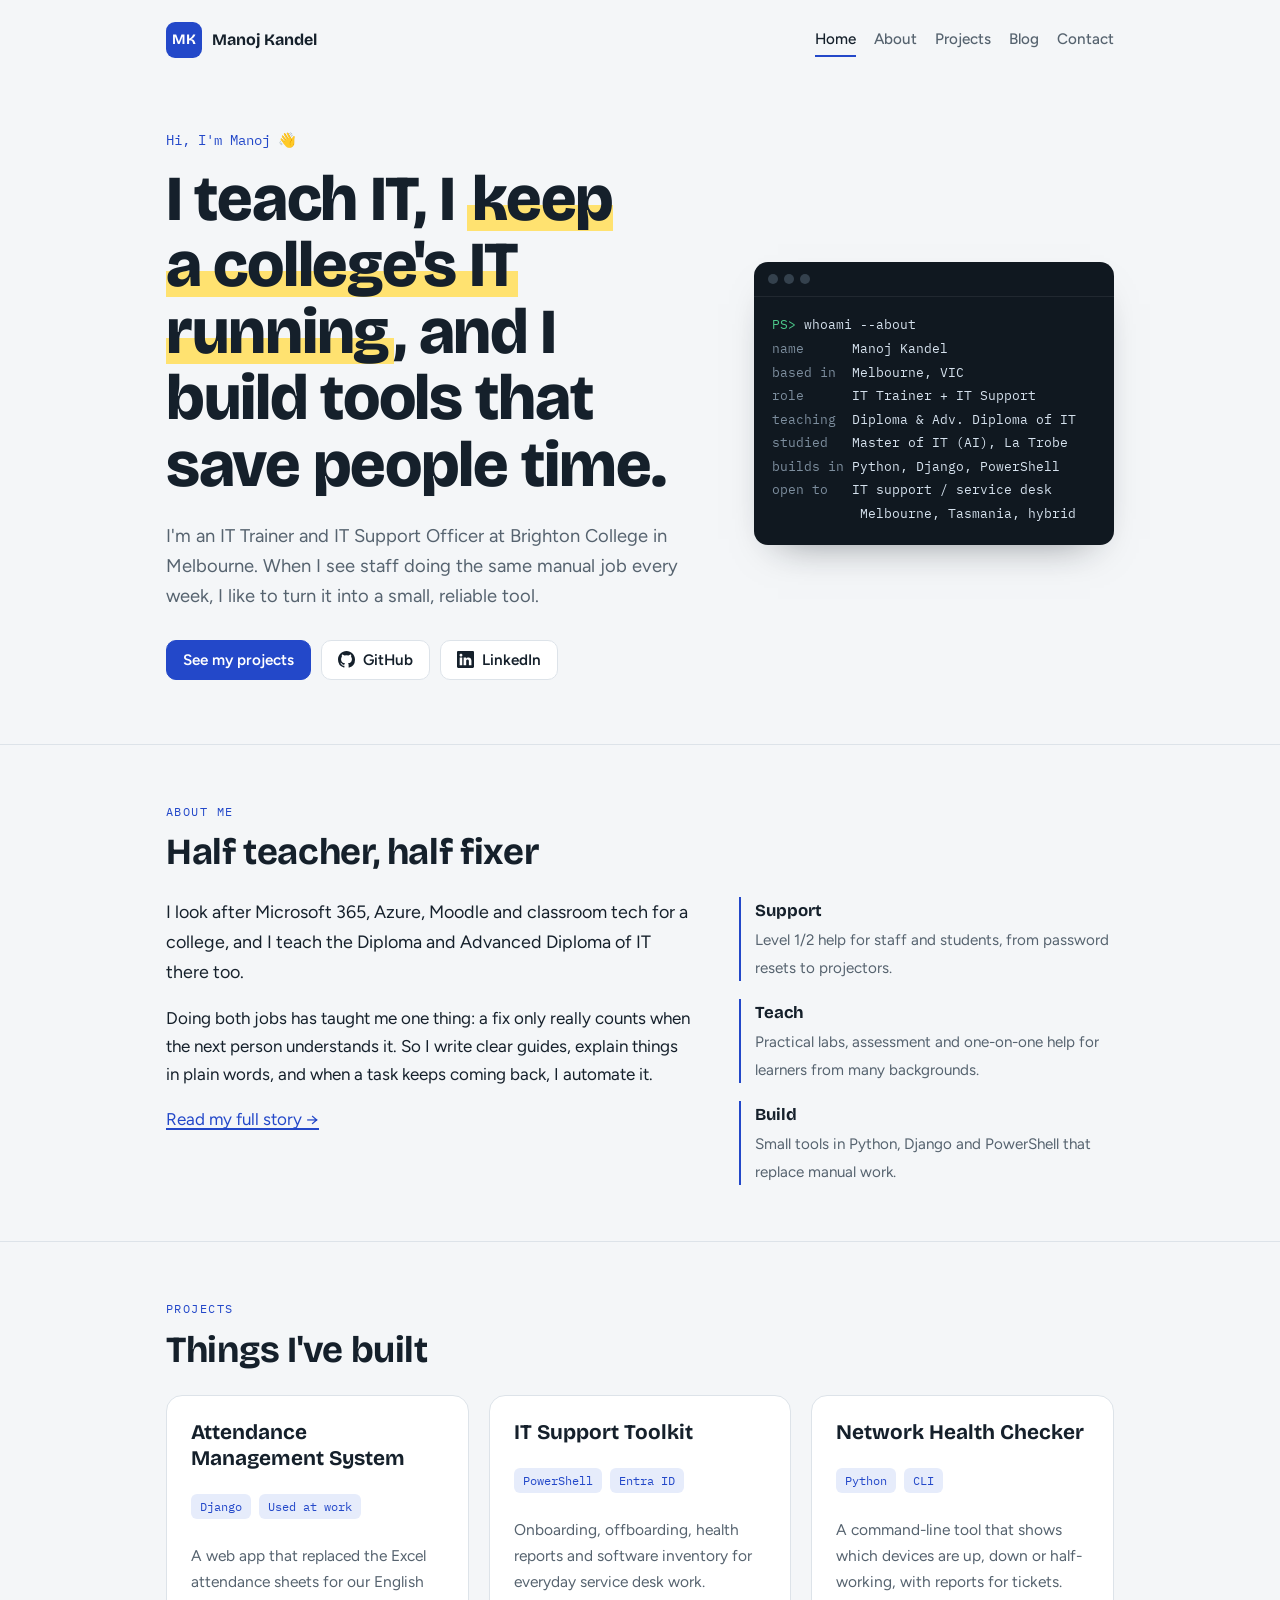
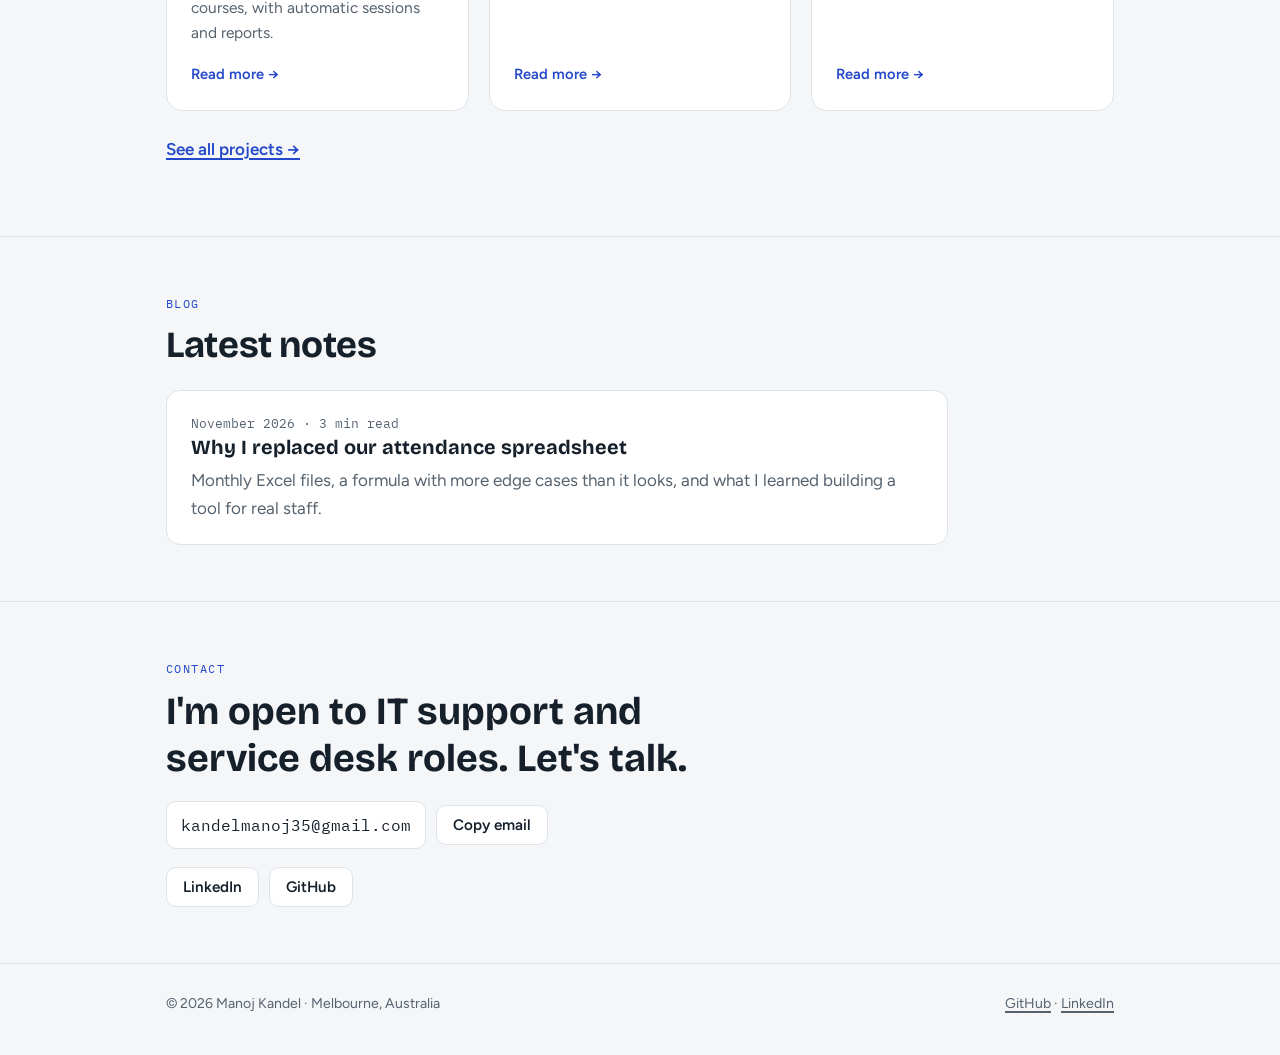
<file: index.html>
<!doctype html>
<html lang="en">
<head>
  <meta charset="utf-8">
  <meta name="viewport" content="width=device-width, initial-scale=1, viewport-fit=cover">
  <title>Manoj Kandel · IT Trainer &amp; IT Support</title>
  <meta name="description" content="Manoj Kandel is an IT Trainer and IT Support Officer in Melbourne who builds small tools in Python, Django and PowerShell.">
  <meta property="og:title" content="Manoj Kandel · IT Trainer & IT Support">
  <meta property="og:description" content="I teach IT, keep a college's IT running, and build tools that save people time.">
  <link rel="icon" href="assets/favicon.svg" type="image/svg+xml">
  <link rel="preconnect" href="https://fonts.googleapis.com">
  <link rel="preconnect" href="https://fonts.gstatic.com" crossorigin>
  <link rel="stylesheet" href="https://fonts.googleapis.com/css2?family=Bricolage+Grotesque:opsz,wght@12..96,500;12..96,700;12..96,800&family=Figtree:ital,wght@0,400;0,500;0,600;1,400&family=IBM+Plex+Mono:wght@400;500&display=swap">
  <link rel="stylesheet" href="assets/style.css">
</head>
<body>
  <a class="skip" href="#main">Skip to content</a>

  <header class="wrap bar">
    <a class="brand" href="index.html"><span>MK</span>Manoj Kandel</a>
    <nav aria-label="Main">
      <a href="index.html" aria-current="page">Home</a>
      <a href="about.html">About</a>
      <a href="projects.html">Projects</a>
      <a href="blog/index.html">Blog</a>
      <a href="#contact">Contact</a>
    </nav>
  </header>

  <main id="main">
    <div class="wrap hero">
      <div class="rise">
        <p class="hello">Hi, I'm Manoj 👋</p>
        <h1>I teach IT, I <mark>keep a college's IT running</mark>, and I build tools that save people time.</h1>
        <p class="lede">I'm an IT Trainer and IT Support Officer at Brighton College in Melbourne. When I see staff doing the same manual job every week, I like to turn it into a small, reliable tool.</p>
        <div class="links">
          <a class="btn primary" href="projects.html">See my projects</a>
          <a class="btn" href="https://github.com/ManojFam" target="_blank" rel="noopener">
            <svg viewBox="0 0 16 16" aria-hidden="true"><path d="M8 0C3.58 0 0 3.58 0 8a8 8 0 0 0 5.47 7.59c.4.07.55-.17.55-.38v-1.33c-2.23.48-2.7-1.07-2.7-1.07-.36-.92-.89-1.17-.89-1.17-.73-.5.06-.49.06-.49.8.06 1.23.83 1.23.83.72 1.22 1.87.87 2.33.67.07-.52.28-.87.5-1.07-1.78-.2-3.65-.89-3.65-3.95 0-.87.31-1.59.82-2.15-.08-.2-.36-1.02.08-2.12 0 0 .67-.21 2.2.82a7.6 7.6 0 0 1 4 0c1.53-1.04 2.2-.82 2.2-.82.44 1.1.16 1.92.08 2.12.51.56.82 1.27.82 2.15 0 3.07-1.87 3.75-3.65 3.95.29.25.54.73.54 1.48v2.2c0 .21.15.46.55.38A8 8 0 0 0 16 8c0-4.42-3.58-8-8-8Z"/></svg>
            GitHub
          </a>
          <a class="btn" href="https://www.linkedin.com/in/manoj-kandel" target="_blank" rel="noopener">
            <svg viewBox="0 0 16 16" aria-hidden="true"><path d="M0 1.15C0 .52.52 0 1.17 0h13.66C15.48 0 16 .52 16 1.15v13.7c0 .63-.52 1.15-1.17 1.15H1.17C.52 16 0 15.48 0 14.85V1.15Zm4.94 12.24V6.17H2.54v7.22h2.4ZM3.74 5.18c.84 0 1.36-.55 1.36-1.25-.02-.71-.52-1.25-1.34-1.25-.82 0-1.36.54-1.36 1.25 0 .7.52 1.25 1.33 1.25h.01Zm4.91 8.21V9.36c0-.22.02-.43.08-.59.18-.43.57-.88 1.23-.88.87 0 1.22.66 1.22 1.64v3.86h2.4V9.25c0-2.22-1.18-3.25-2.76-3.25-1.28 0-1.85.7-2.17 1.2v.02h-.02l.02-.02V6.17h-2.4c.03.68 0 7.22 0 7.22h2.4Z"/></svg>
            LinkedIn
          </a>
        </div>
      </div>

      <div class="whoami rise d2" aria-label="Quick facts">
        <div class="head"><i></i><i></i><i></i></div>
<pre><span class="p">PS&gt;</span> whoami --about
<span class="k">name     </span> Manoj Kandel
<span class="k">based in </span> Melbourne, VIC
<span class="k">role     </span> IT Trainer + IT Support
<span class="k">teaching </span> Diploma &amp; Adv. Diploma of IT
<span class="k">studied  </span> Master of IT (AI), La Trobe
<span class="k">builds in</span> Python, Django, PowerShell
<span class="k">open to  </span> IT support / service desk
           Melbourne, Tasmania, hybrid</pre>
      </div>
    </div>

    <section>
      <div class="wrap">
        <p class="eyebrow">About me</p>
        <h2>Half teacher, half fixer</h2>
        <div class="about">
          <div class="text">
            <p>I look after Microsoft 365, Azure, Moodle and classroom tech for a college, and I teach the Diploma and Advanced Diploma of IT there too.</p>
            <p>Doing both jobs has taught me one thing: a fix only really counts when the next person understands it. So I write clear guides, explain things in plain words, and when a task keeps coming back, I automate it.</p>
            <p><a href="about.html">Read my full story →</a></p>
          </div>
          <div class="side-list">
            <div><b>Support</b><span>Level 1/2 help for staff and students, from password resets to projectors.</span></div>
            <div><b>Teach</b><span>Practical labs, assessment and one-on-one help for learners from many backgrounds.</span></div>
            <div><b>Build</b><span>Small tools in Python, Django and PowerShell that replace manual work.</span></div>
          </div>
        </div>
      </div>
    </section>

    <section>
      <div class="wrap">
        <p class="eyebrow">Projects</p>
        <h2>Things I've built</h2>
        <div class="cards">
          <a class="card" href="projects.html#attendance">
            <h3>Attendance Management System</h3>
            <div class="meta"><span class="tag">Django</span><span class="tag">Used at work</span></div>
            <p>A web app that replaced the Excel attendance sheets for our English courses, with automatic sessions and reports.</p>
            <span class="go">Read more →</span>
          </a>
          <a class="card" href="projects.html#toolkit">
            <h3>IT Support Toolkit</h3>
            <div class="meta"><span class="tag">PowerShell</span><span class="tag">Entra ID</span></div>
            <p>Onboarding, offboarding, health reports and software inventory for everyday service desk work.</p>
            <span class="go">Read more →</span>
          </a>
          <a class="card" href="projects.html#netcheck">
            <h3>Network Health Checker</h3>
            <div class="meta"><span class="tag">Python</span><span class="tag">CLI</span></div>
            <p>A command-line tool that shows which devices are up, down or half-working, with reports for tickets.</p>
            <span class="go">Read more →</span>
          </a>
        </div>
        <p class="more"><a href="projects.html">See all projects →</a></p>
      </div>
    </section>

    <section>
      <div class="wrap">
        <p class="eyebrow">Blog</p>
        <h2>Latest notes</h2>
        <ul class="post-list">
          <li>
            <a href="blog/why-i-replaced-our-attendance-spreadsheet.html">
              <p class="date">November 2026 · 3 min read</p>
              <h3>Why I replaced our attendance spreadsheet</h3>
              <p>Monthly Excel files, a formula with more edge cases than it looks, and what I learned building a tool for real staff.</p>
            </a>
          </li>
        </ul>
      </div>
    </section>

    <section id="contact">
      <div class="wrap">
        <p class="eyebrow">Contact</p>
        <p class="big">I'm open to IT support and service desk roles. Let's talk.</p>
        <div class="email-row">
          <a class="email" id="email" href="mailto:kandelmanoj35@gmail.com">kandelmanoj35@gmail.com</a>
          <button class="btn" type="button" data-copy="email">Copy email</button>
        </div>
        <div class="links">
          <a class="btn" href="https://www.linkedin.com/in/manoj-kandel" target="_blank" rel="noopener">LinkedIn</a>
          <a class="btn" href="https://github.com/ManojFam" target="_blank" rel="noopener">GitHub</a>
        </div>
      </div>
    </section>
  </main>

  <footer>
    <div class="wrap">
      <span>© <span data-year>2026</span> Manoj Kandel · Melbourne, Australia</span>
      <span><a href="https://github.com/ManojFam" target="_blank" rel="noopener">GitHub</a> · <a href="https://www.linkedin.com/in/manoj-kandel" target="_blank" rel="noopener">LinkedIn</a></span>
    </div>
  </footer>

  <script src="assets/main.js"></script>
</body>
</html>
</file>
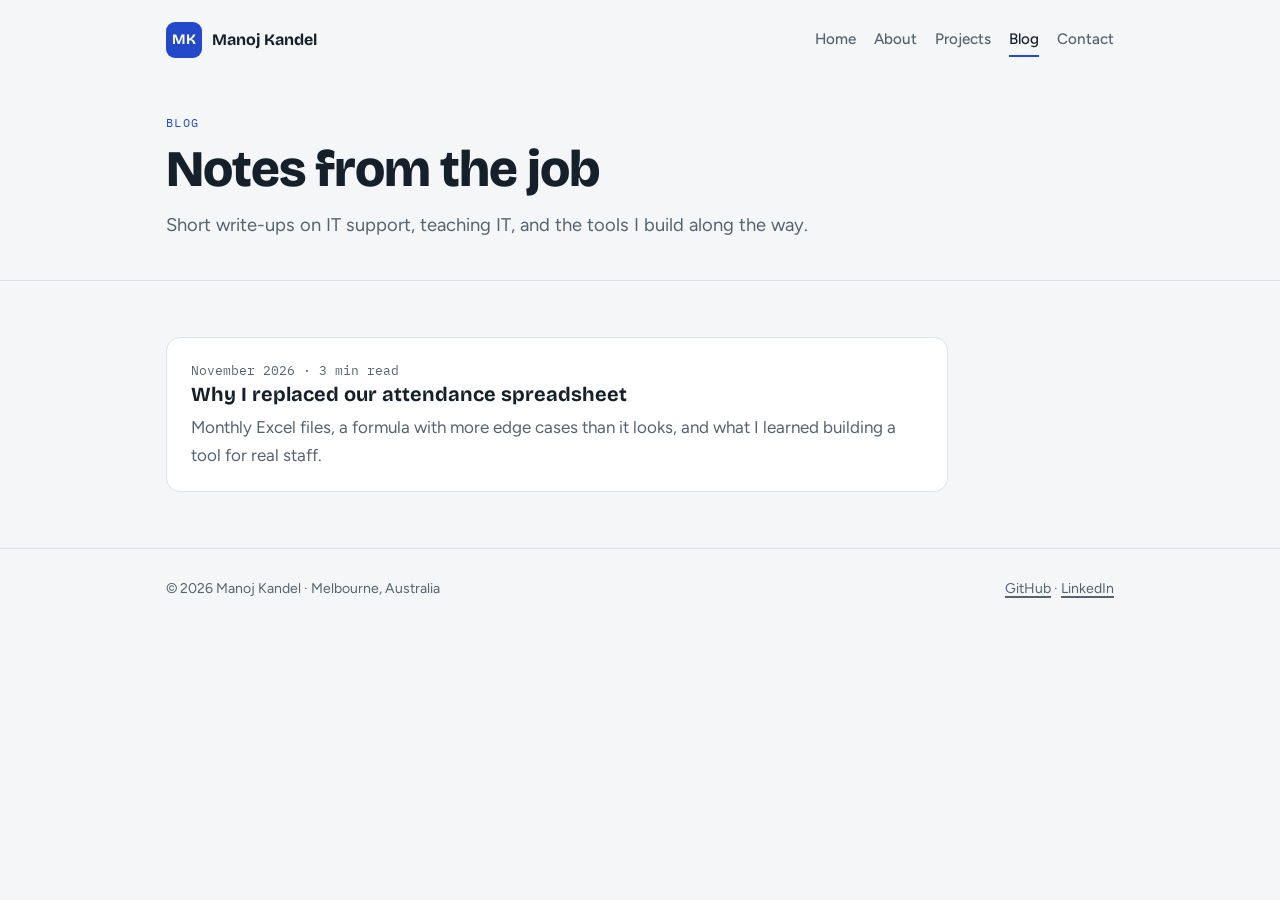
<file: blog/index.html>
<!doctype html>
<html lang="en">
<head>
  <meta charset="utf-8">
  <meta name="viewport" content="width=device-width, initial-scale=1, viewport-fit=cover">
  <title>Blog · Manoj Kandel</title>
  <meta name="description" content="Notes from Manoj Kandel on IT support, teaching IT and building small tools.">
  <link rel="icon" href="../assets/favicon.svg" type="image/svg+xml">
  <link rel="preconnect" href="https://fonts.googleapis.com">
  <link rel="preconnect" href="https://fonts.gstatic.com" crossorigin>
  <link rel="stylesheet" href="https://fonts.googleapis.com/css2?family=Bricolage+Grotesque:opsz,wght@12..96,500;12..96,700;12..96,800&family=Figtree:ital,wght@0,400;0,500;0,600;1,400&family=IBM+Plex+Mono:wght@400;500&display=swap">
  <link rel="stylesheet" href="../assets/style.css">
</head>
<body>
  <a class="skip" href="#main">Skip to content</a>

  <header class="wrap bar">
    <a class="brand" href="../index.html"><span>MK</span>Manoj Kandel</a>
    <nav aria-label="Main">
      <a href="../index.html">Home</a>
      <a href="../about.html">About</a>
      <a href="../projects.html">Projects</a>
      <a href="index.html" aria-current="page">Blog</a>
      <a href="../index.html#contact">Contact</a>
    </nav>
  </header>

  <main id="main">
    <div class="wrap page-head">
      <p class="eyebrow">Blog</p>
      <h1>Notes from the job</h1>
      <p class="lede">Short write-ups on IT support, teaching IT, and the tools I build along the way.</p>
    </div>

    <section>
      <div class="wrap">
        <!-- New post: copy one <li> block, put the newest at the top. -->
        <ul class="post-list">
          <li>
            <a href="why-i-replaced-our-attendance-spreadsheet.html">
              <p class="date">November 2026 · 3 min read</p>
              <h3>Why I replaced our attendance spreadsheet</h3>
              <p>Monthly Excel files, a formula with more edge cases than it looks, and what I learned building a tool for real staff.</p>
            </a>
          </li>
        </ul>
      </div>
    </section>
  </main>

  <footer>
    <div class="wrap">
      <span>© <span data-year>2026</span> Manoj Kandel · Melbourne, Australia</span>
      <span><a href="https://github.com/ManojFam" target="_blank" rel="noopener">GitHub</a> · <a href="https://www.linkedin.com/in/manoj-kandel" target="_blank" rel="noopener">LinkedIn</a></span>
    </div>
  </footer>

  <script src="../assets/main.js"></script>
</body>
</html>
</file>
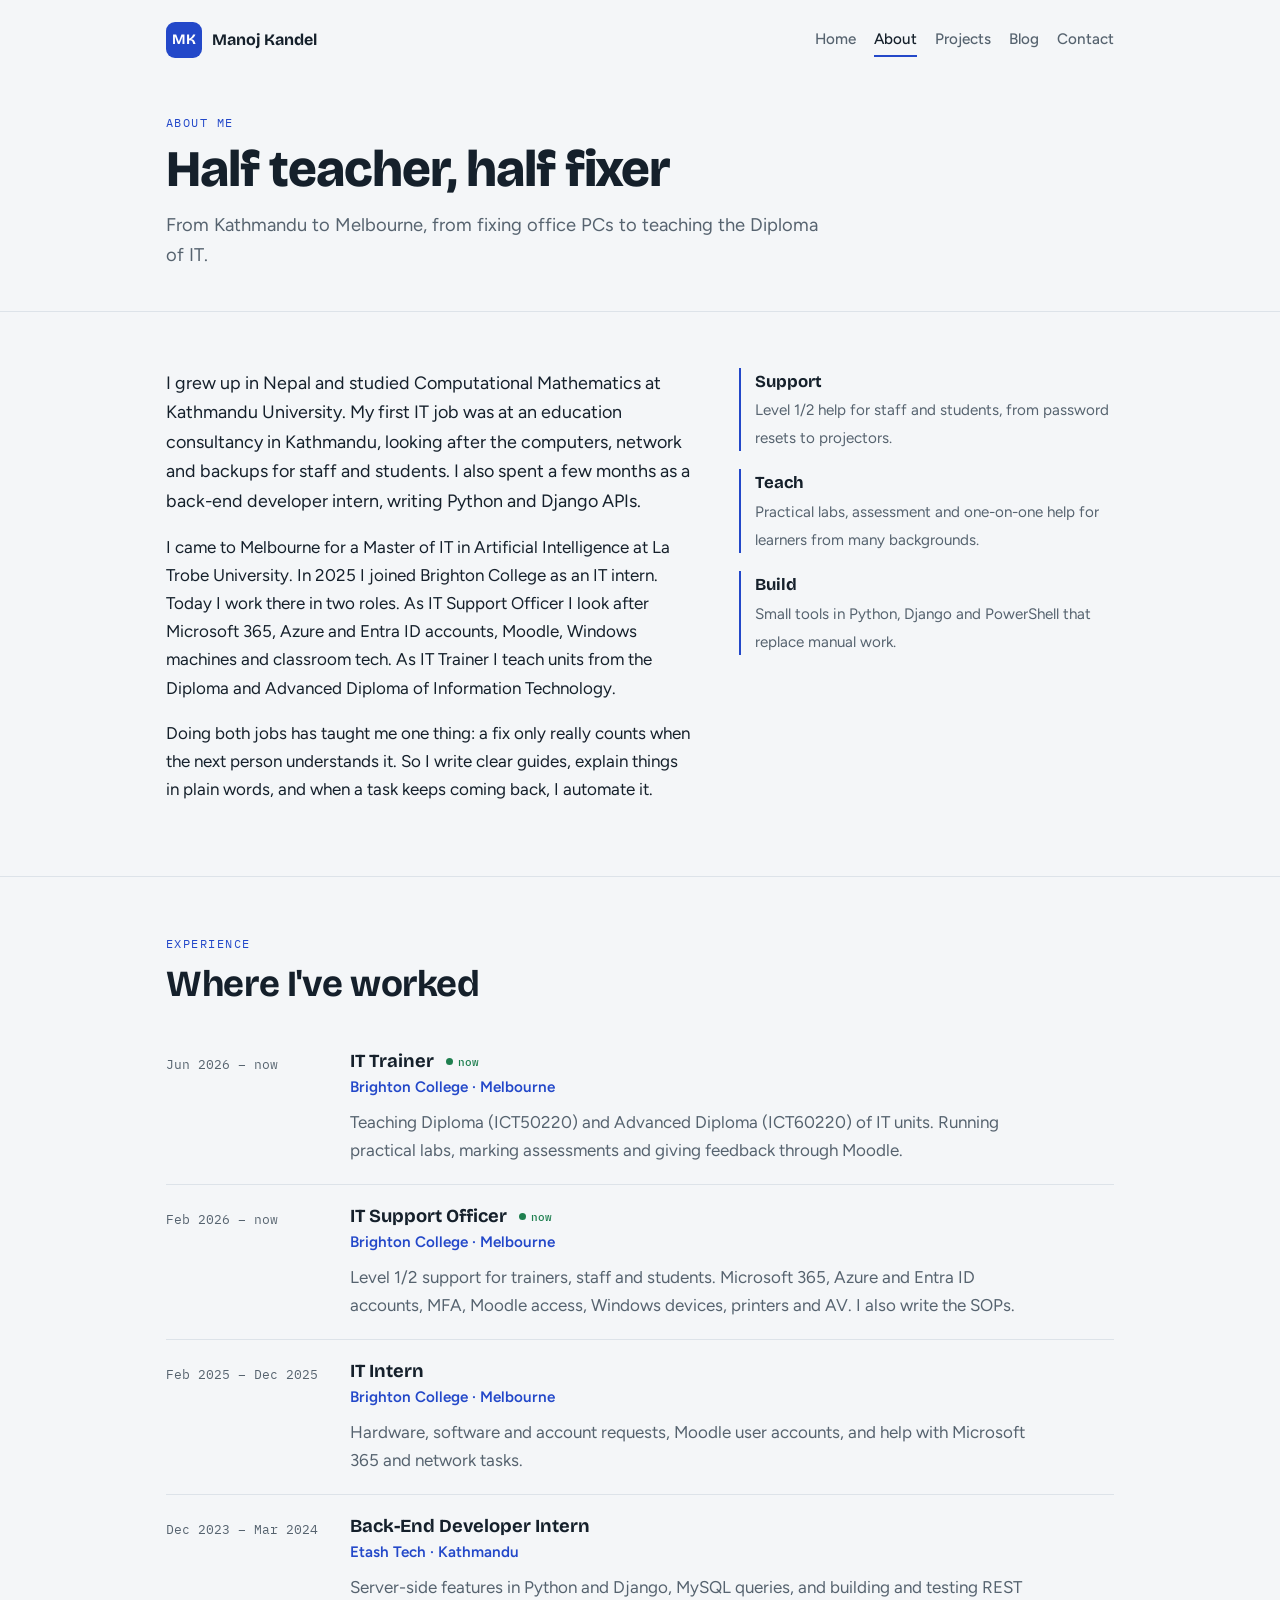
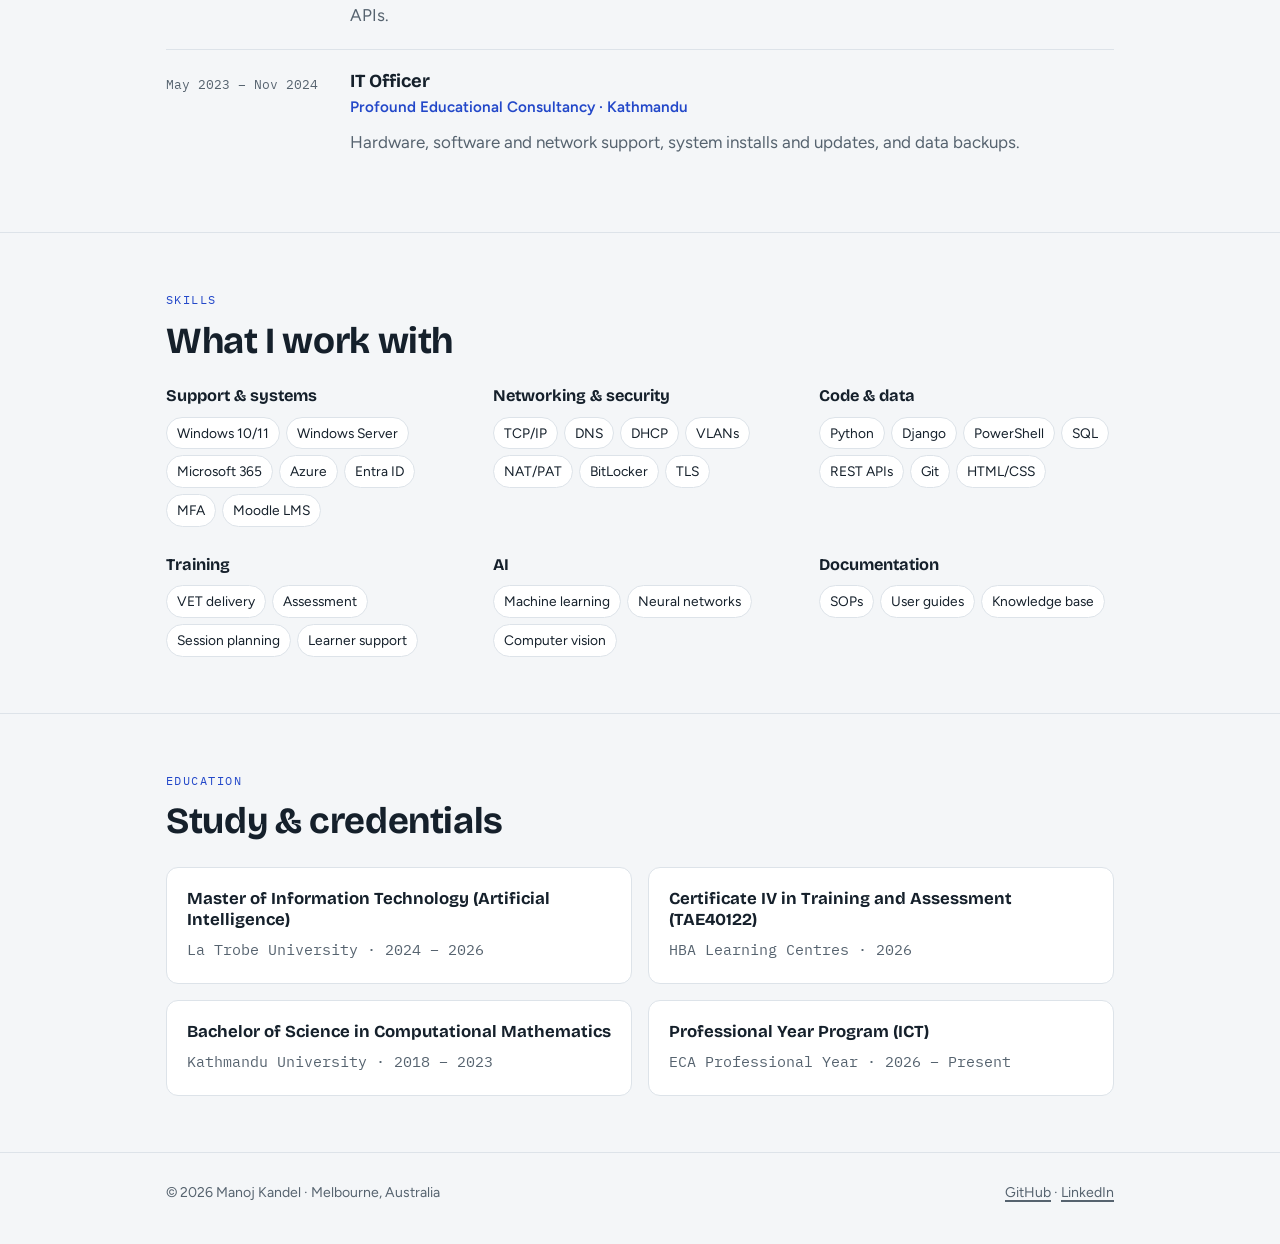
<file: about.html>
<!doctype html>
<html lang="en">
<head>
  <meta charset="utf-8">
  <meta name="viewport" content="width=device-width, initial-scale=1, viewport-fit=cover">
  <title>About · Manoj Kandel</title>
  <meta name="description" content="Manoj Kandel's story, work experience, skills and education.">
  <link rel="icon" href="assets/favicon.svg" type="image/svg+xml">
  <link rel="preconnect" href="https://fonts.googleapis.com">
  <link rel="preconnect" href="https://fonts.gstatic.com" crossorigin>
  <link rel="stylesheet" href="https://fonts.googleapis.com/css2?family=Bricolage+Grotesque:opsz,wght@12..96,500;12..96,700;12..96,800&family=Figtree:ital,wght@0,400;0,500;0,600;1,400&family=IBM+Plex+Mono:wght@400;500&display=swap">
  <link rel="stylesheet" href="assets/style.css">
</head>
<body>
  <a class="skip" href="#main">Skip to content</a>

  <header class="wrap bar">
    <a class="brand" href="index.html"><span>MK</span>Manoj Kandel</a>
    <nav aria-label="Main">
      <a href="index.html">Home</a>
      <a href="about.html" aria-current="page">About</a>
      <a href="projects.html">Projects</a>
      <a href="blog/index.html">Blog</a>
      <a href="index.html#contact">Contact</a>
    </nav>
  </header>

  <main id="main">
    <div class="wrap page-head">
      <p class="eyebrow">About me</p>
      <h1>Half teacher, half fixer</h1>
      <p class="lede">From Kathmandu to Melbourne, from fixing office PCs to teaching the Diploma of IT.</p>
    </div>

    <section>
      <div class="wrap about">
        <div class="text">
          <p>I grew up in Nepal and studied Computational Mathematics at Kathmandu University. My first IT job was at an education consultancy in Kathmandu, looking after the computers, network and backups for staff and students. I also spent a few months as a back-end developer intern, writing Python and Django APIs.</p>
          <p>I came to Melbourne for a Master of IT in Artificial Intelligence at La Trobe University. In 2025 I joined Brighton College as an IT intern. Today I work there in two roles. As IT Support Officer I look after Microsoft 365, Azure and Entra ID accounts, Moodle, Windows machines and classroom tech. As IT Trainer I teach units from the Diploma and Advanced Diploma of Information Technology.</p>
          <p>Doing both jobs has taught me one thing: a fix only really counts when the next person understands it. So I write clear guides, explain things in plain words, and when a task keeps coming back, I automate it.</p>
        </div>
        <div class="side-list">
          <div><b>Support</b><span>Level 1/2 help for staff and students, from password resets to projectors.</span></div>
          <div><b>Teach</b><span>Practical labs, assessment and one-on-one help for learners from many backgrounds.</span></div>
          <div><b>Build</b><span>Small tools in Python, Django and PowerShell that replace manual work.</span></div>
        </div>
      </div>
    </section>

    <section id="experience">
      <div class="wrap">
        <p class="eyebrow">Experience</p>
        <h2>Where I've worked</h2>
        <ol class="timeline" reversed>
          <li>
            <div class="when">Jun 2026 – now</div>
            <div>
              <h3>IT Trainer <span class="now">now</span></h3>
              <div class="org">Brighton College · Melbourne</div>
              <p>Teaching Diploma (ICT50220) and Advanced Diploma (ICT60220) of IT units. Running practical labs, marking assessments and giving feedback through Moodle.</p>
            </div>
          </li>
          <li>
            <div class="when">Feb 2026 – now</div>
            <div>
              <h3>IT Support Officer <span class="now">now</span></h3>
              <div class="org">Brighton College · Melbourne</div>
              <p>Level 1/2 support for trainers, staff and students. Microsoft 365, Azure and Entra ID accounts, MFA, Moodle access, Windows devices, printers and AV. I also write the SOPs.</p>
            </div>
          </li>
          <li>
            <div class="when">Feb 2025 – Dec 2025</div>
            <div>
              <h3>IT Intern</h3>
              <div class="org">Brighton College · Melbourne</div>
              <p>Hardware, software and account requests, Moodle user accounts, and help with Microsoft 365 and network tasks.</p>
            </div>
          </li>
          <li>
            <div class="when">Dec 2023 – Mar 2024</div>
            <div>
              <h3>Back-End Developer Intern</h3>
              <div class="org">Etash Tech · Kathmandu</div>
              <p>Server-side features in Python and Django, MySQL queries, and building and testing REST APIs.</p>
            </div>
          </li>
          <li>
            <div class="when">May 2023 – Nov 2024</div>
            <div>
              <h3>IT Officer</h3>
              <div class="org">Profound Educational Consultancy · Kathmandu</div>
              <p>Hardware, software and network support, system installs and updates, and data backups.</p>
            </div>
          </li>
        </ol>
      </div>
    </section>

    <section id="skills">
      <div class="wrap">
        <p class="eyebrow">Skills</p>
        <h2>What I work with</h2>
        <div class="skills">
          <div><h3>Support &amp; systems</h3><div class="chips"><span>Windows 10/11</span><span>Windows Server</span><span>Microsoft 365</span><span>Azure</span><span>Entra ID</span><span>MFA</span><span>Moodle LMS</span></div></div>
          <div><h3>Networking &amp; security</h3><div class="chips"><span>TCP/IP</span><span>DNS</span><span>DHCP</span><span>VLANs</span><span>NAT/PAT</span><span>BitLocker</span><span>TLS</span></div></div>
          <div><h3>Code &amp; data</h3><div class="chips"><span>Python</span><span>Django</span><span>PowerShell</span><span>SQL</span><span>REST APIs</span><span>Git</span><span>HTML/CSS</span></div></div>
          <div><h3>Training</h3><div class="chips"><span>VET delivery</span><span>Assessment</span><span>Session planning</span><span>Learner support</span></div></div>
          <div><h3>AI</h3><div class="chips"><span>Machine learning</span><span>Neural networks</span><span>Computer vision</span></div></div>
          <div><h3>Documentation</h3><div class="chips"><span>SOPs</span><span>User guides</span><span>Knowledge base</span></div></div>
        </div>
      </div>
    </section>

    <section id="education">
      <div class="wrap">
        <p class="eyebrow">Education</p>
        <h2>Study &amp; credentials</h2>
        <div class="edu">
          <div><b>Master of Information Technology (Artificial Intelligence)</b><span>La Trobe University · 2024 – 2026</span></div>
          <div><b>Certificate IV in Training and Assessment (TAE40122)</b><span>HBA Learning Centres · 2026</span></div>
          <div><b>Bachelor of Science in Computational Mathematics</b><span>Kathmandu University · 2018 – 2023</span></div>
          <div><b>Professional Year Program (ICT)</b><span>ECA Professional Year · 2026 – Present</span></div>
        </div>
      </div>
    </section>
  </main>

  <footer>
    <div class="wrap">
      <span>© <span data-year>2026</span> Manoj Kandel · Melbourne, Australia</span>
      <span><a href="https://github.com/ManojFam" target="_blank" rel="noopener">GitHub</a> · <a href="https://www.linkedin.com/in/manoj-kandel" target="_blank" rel="noopener">LinkedIn</a></span>
    </div>
  </footer>

  <script src="assets/main.js"></script>
</body>
</html>
</file>
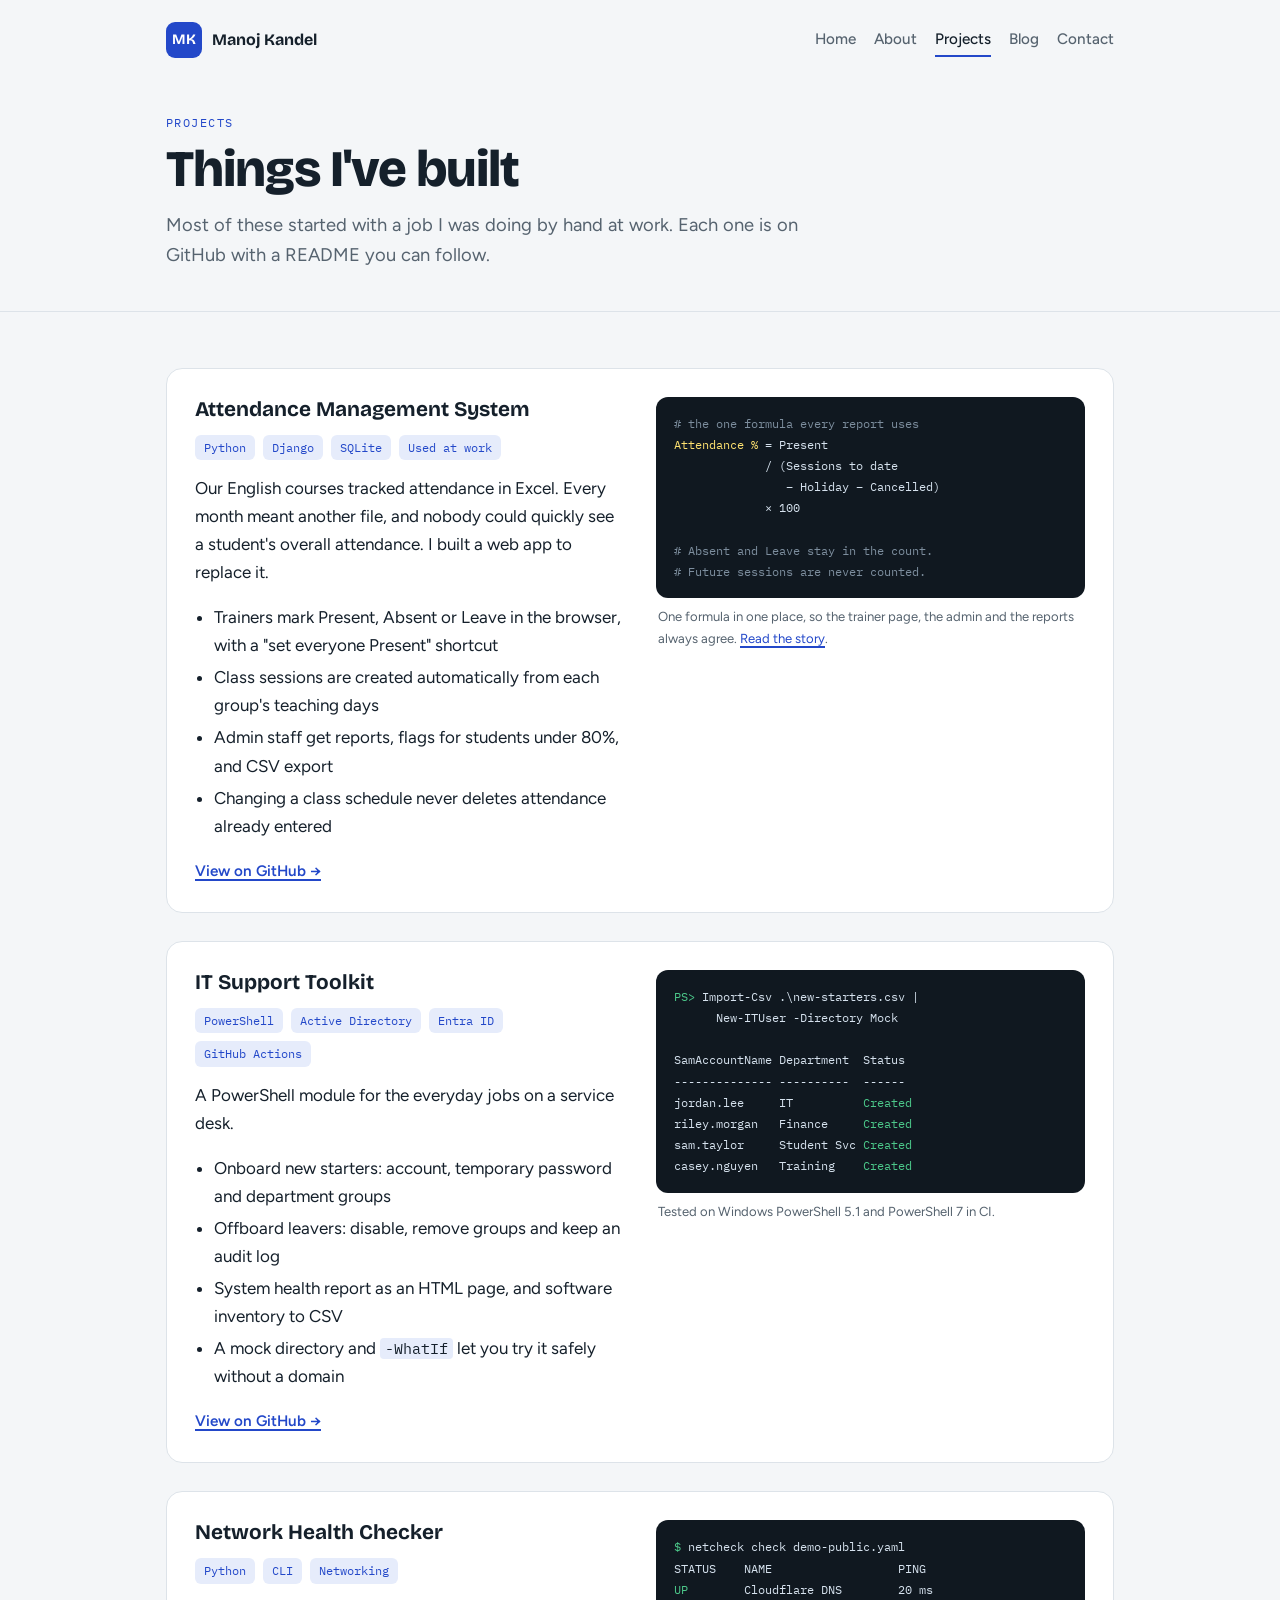
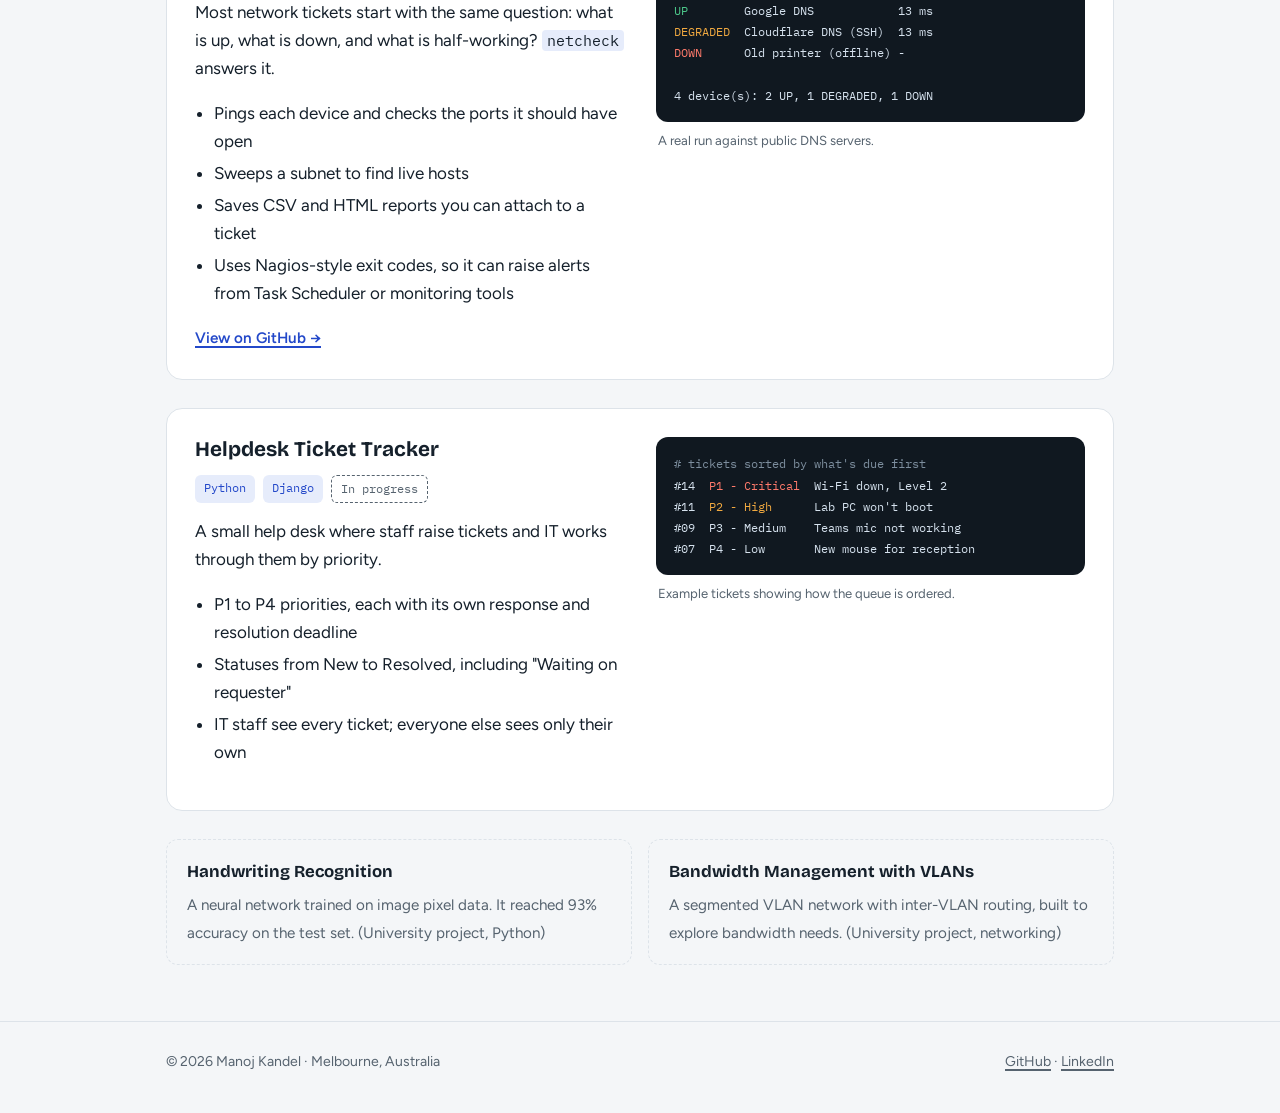
<file: projects.html>
<!doctype html>
<html lang="en">
<head>
  <meta charset="utf-8">
  <meta name="viewport" content="width=device-width, initial-scale=1, viewport-fit=cover">
  <title>Projects · Manoj Kandel</title>
  <meta name="description" content="Tools Manoj Kandel has built: a Django attendance system, a PowerShell IT support toolkit, a network health checker and more.">
  <link rel="icon" href="assets/favicon.svg" type="image/svg+xml">
  <link rel="preconnect" href="https://fonts.googleapis.com">
  <link rel="preconnect" href="https://fonts.gstatic.com" crossorigin>
  <link rel="stylesheet" href="https://fonts.googleapis.com/css2?family=Bricolage+Grotesque:opsz,wght@12..96,500;12..96,700;12..96,800&family=Figtree:ital,wght@0,400;0,500;0,600;1,400&family=IBM+Plex+Mono:wght@400;500&display=swap">
  <link rel="stylesheet" href="assets/style.css">
</head>
<body>
  <a class="skip" href="#main">Skip to content</a>

  <header class="wrap bar">
    <a class="brand" href="index.html"><span>MK</span>Manoj Kandel</a>
    <nav aria-label="Main">
      <a href="index.html">Home</a>
      <a href="about.html">About</a>
      <a href="projects.html" aria-current="page">Projects</a>
      <a href="blog/index.html">Blog</a>
      <a href="index.html#contact">Contact</a>
    </nav>
  </header>

  <main id="main">
    <div class="wrap page-head">
      <p class="eyebrow">Projects</p>
      <h1>Things I've built</h1>
      <p class="lede">Most of these started with a job I was doing by hand at work. Each one is on GitHub with a README you can follow.</p>
    </div>

    <section>
      <div class="wrap">
        <div class="projects">
          <article class="project" id="attendance">
            <div>
              <h2 class="h3">Attendance Management System</h2>
              <div class="meta"><span class="tag">Python</span><span class="tag">Django</span><span class="tag">SQLite</span><span class="tag">Used at work</span></div>
              <p class="why">Our English courses tracked attendance in Excel. Every month meant another file, and nobody could quickly see a student's overall attendance. I built a web app to replace it.</p>
              <ul>
                <li>Trainers mark Present, Absent or Leave in the browser, with a "set everyone Present" shortcut</li>
                <li>Class sessions are created automatically from each group's teaching days</li>
                <li>Admin staff get reports, flags for students under 80%, and CSV export</li>
                <li>Changing a class schedule never deletes attendance already entered</li>
              </ul>
              <a class="repo" href="https://github.com/ManojFam/Attendance-system" target="_blank" rel="noopener">View on GitHub →</a>
            </div>
            <div>
<pre class="term"><span class="c"># the one formula every report uses</span>
<span class="f">Attendance %</span> = Present
             / (Sessions to date
                − Holiday − Cancelled)
             × 100

<span class="c"># Absent and Leave stay in the count.
# Future sessions are never counted.</span></pre>
              <p class="term-cap">One formula in one place, so the trainer page, the admin and the reports always agree. <a href="blog/why-i-replaced-our-attendance-spreadsheet.html">Read the story</a>.</p>
            </div>
          </article>

          <article class="project" id="toolkit">
            <div>
              <h2 class="h3">IT Support Toolkit</h2>
              <div class="meta"><span class="tag">PowerShell</span><span class="tag">Active Directory</span><span class="tag">Entra ID</span><span class="tag">GitHub Actions</span></div>
              <p class="why">A PowerShell module for the everyday jobs on a service desk.</p>
              <ul>
                <li>Onboard new starters: account, temporary password and department groups</li>
                <li>Offboard leavers: disable, remove groups and keep an audit log</li>
                <li>System health report as an HTML page, and software inventory to CSV</li>
                <li>A mock directory and <code>-WhatIf</code> let you try it safely without a domain</li>
              </ul>
              <a class="repo" href="https://github.com/ManojFam/it-support-toolkit-ps" target="_blank" rel="noopener">View on GitHub →</a>
            </div>
            <div>
<pre class="term"><span class="p">PS&gt;</span> Import-Csv .\new-starters.csv |
      New-ITUser -Directory Mock

SamAccountName Department  Status
-------------- ----------  ------
jordan.lee     IT          <span class="up">Created</span>
riley.morgan   Finance     <span class="up">Created</span>
sam.taylor     Student Svc <span class="up">Created</span>
casey.nguyen   Training    <span class="up">Created</span></pre>
              <p class="term-cap">Tested on Windows PowerShell 5.1 and PowerShell 7 in CI.</p>
            </div>
          </article>

          <article class="project" id="netcheck">
            <div>
              <h2 class="h3">Network Health Checker</h2>
              <div class="meta"><span class="tag">Python</span><span class="tag">CLI</span><span class="tag">Networking</span></div>
              <p class="why">Most network tickets start with the same question: what is up, what is down, and what is half-working? <code>netcheck</code> answers it.</p>
              <ul>
                <li>Pings each device and checks the ports it should have open</li>
                <li>Sweeps a subnet to find live hosts</li>
                <li>Saves CSV and HTML reports you can attach to a ticket</li>
                <li>Uses Nagios-style exit codes, so it can raise alerts from Task Scheduler or monitoring tools</li>
              </ul>
              <a class="repo" href="https://github.com/ManojFam/network-health-checker" target="_blank" rel="noopener">View on GitHub →</a>
            </div>
            <div>
<pre class="term"><span class="p">$</span> netcheck check demo-public.yaml
STATUS    NAME                  PING
<span class="up">UP</span>        Cloudflare DNS        20 ms
<span class="up">UP</span>        Google DNS            13 ms
<span class="deg">DEGRADED</span>  Cloudflare DNS (SSH)  13 ms
<span class="down">DOWN</span>      Old printer (offline) -

4 device(s): 2 UP, 1 DEGRADED, 1 DOWN</pre>
              <p class="term-cap">A real run against public DNS servers.</p>
            </div>
          </article>

          <article class="project" id="helpdesk">
            <div>
              <h2 class="h3">Helpdesk Ticket Tracker</h2>
              <div class="meta"><span class="tag">Python</span><span class="tag">Django</span><span class="tag wip">In progress</span></div>
              <p class="why">A small help desk where staff raise tickets and IT works through them by priority.</p>
              <ul>
                <li>P1 to P4 priorities, each with its own response and resolution deadline</li>
                <li>Statuses from New to Resolved, including "Waiting on requester"</li>
                <li>IT staff see every ticket; everyone else sees only their own</li>
              </ul>
            </div>
            <div>
<pre class="term"><span class="c"># tickets sorted by what's due first</span>
#14  <span class="down">P1 - Critical</span>  Wi-Fi down, Level 2
#11  <span class="deg">P2 - High</span>      Lab PC won't boot
#09  P3 - Medium    Teams mic not working
#07  P4 - Low       New mouse for reception</pre>
              <p class="term-cap">Example tickets showing how the queue is ordered.</p>
            </div>
          </article>
        </div>

        <div class="smaller">
          <div><b>Handwriting Recognition</b><span>A neural network trained on image pixel data. It reached 93% accuracy on the test set. (University project, Python)</span></div>
          <div><b>Bandwidth Management with VLANs</b><span>A segmented VLAN network with inter-VLAN routing, built to explore bandwidth needs. (University project, networking)</span></div>
        </div>
      </div>
    </section>
  </main>

  <footer>
    <div class="wrap">
      <span>© <span data-year>2026</span> Manoj Kandel · Melbourne, Australia</span>
      <span><a href="https://github.com/ManojFam" target="_blank" rel="noopener">GitHub</a> · <a href="https://www.linkedin.com/in/manoj-kandel" target="_blank" rel="noopener">LinkedIn</a></span>
    </div>
  </footer>

  <script src="assets/main.js"></script>
</body>
</html>
</file>
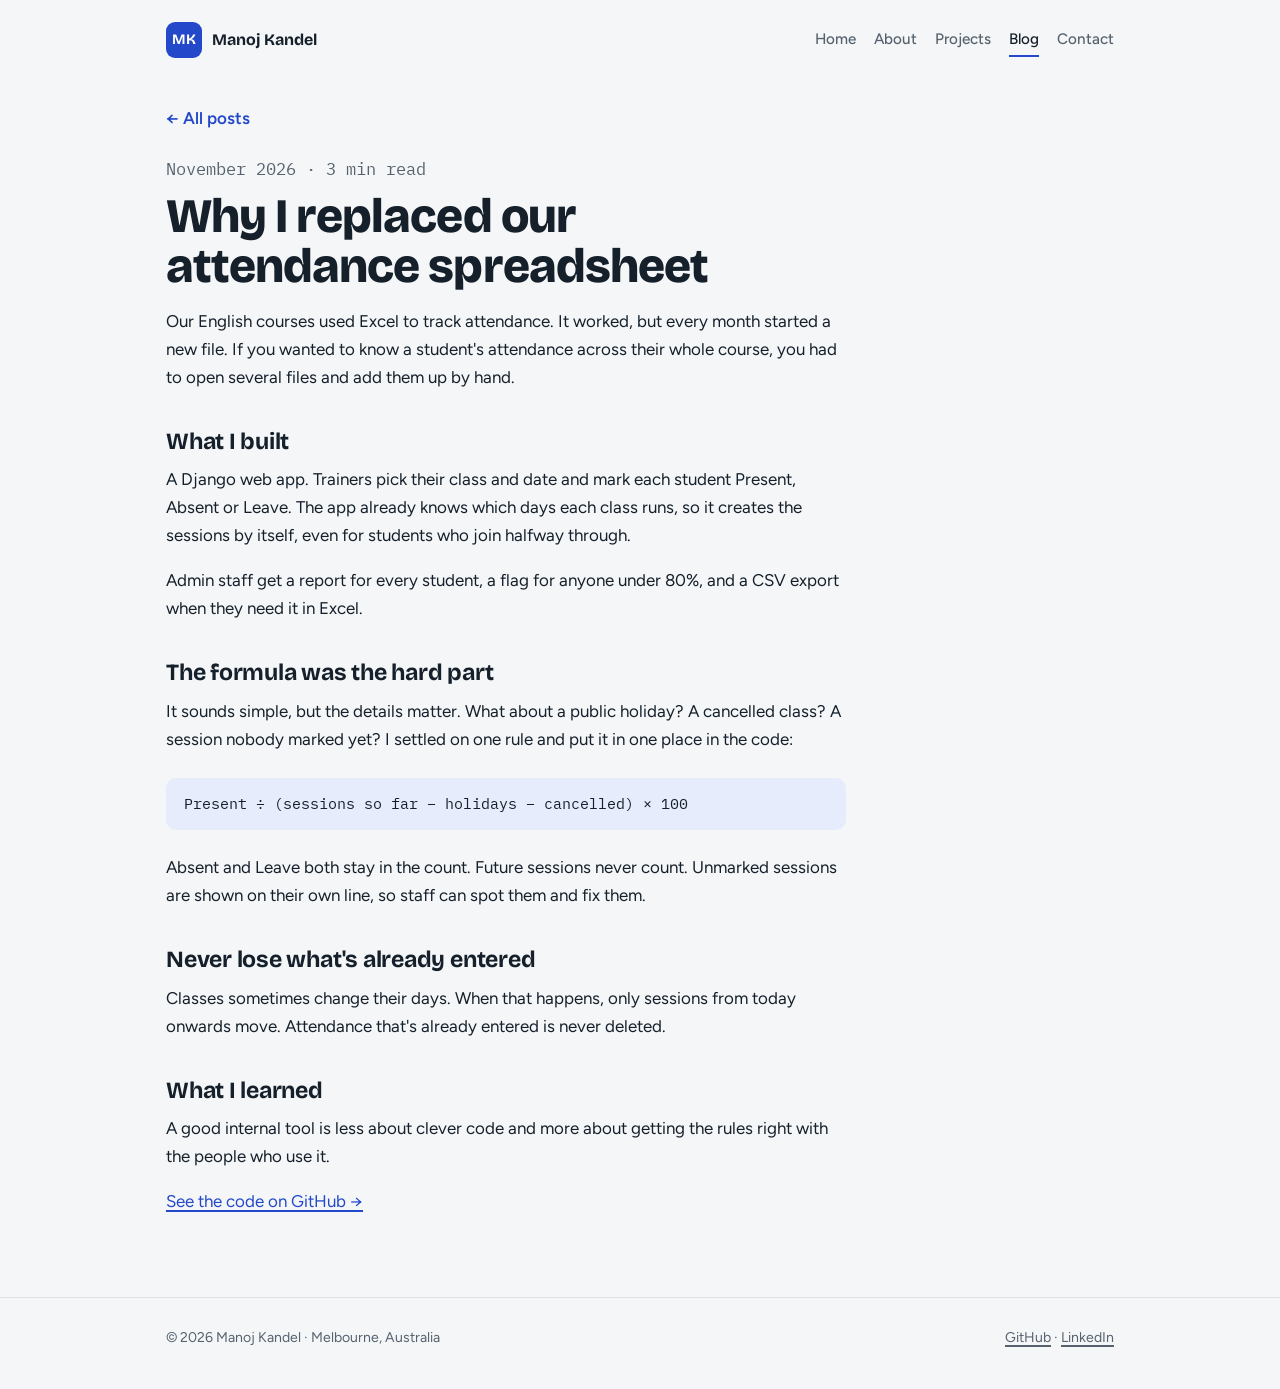
<file: blog/why-i-replaced-our-attendance-spreadsheet.html>
<!doctype html>
<html lang="en">
<head>
  <meta charset="utf-8">
  <meta name="viewport" content="width=device-width, initial-scale=1, viewport-fit=cover">
  <title>Why I replaced our attendance spreadsheet · Manoj Kandel</title>
  <meta name="description" content="How and why Manoj Kandel replaced monthly Excel attendance files with a Django web app.">
  <link rel="icon" href="../assets/favicon.svg" type="image/svg+xml">
  <link rel="preconnect" href="https://fonts.googleapis.com">
  <link rel="preconnect" href="https://fonts.gstatic.com" crossorigin>
  <link rel="stylesheet" href="https://fonts.googleapis.com/css2?family=Bricolage+Grotesque:opsz,wght@12..96,500;12..96,700;12..96,800&family=Figtree:ital,wght@0,400;0,500;0,600;1,400&family=IBM+Plex+Mono:wght@400;500&display=swap">
  <link rel="stylesheet" href="../assets/style.css">
</head>
<body>
  <a class="skip" href="#main">Skip to content</a>

  <header class="wrap bar">
    <a class="brand" href="../index.html"><span>MK</span>Manoj Kandel</a>
    <nav aria-label="Main">
      <a href="../index.html">Home</a>
      <a href="../about.html">About</a>
      <a href="../projects.html">Projects</a>
      <a href="index.html" aria-current="page">Blog</a>
      <a href="../index.html#contact">Contact</a>
    </nav>
  </header>

  <main id="main" class="wrap">
    <article class="article">
      <a class="back" href="index.html">← All posts</a>
      <p class="date">November 2026 · 3 min read</p>
      <h1>Why I replaced our attendance spreadsheet</h1>

      <p>Our English courses used Excel to track attendance. It worked, but every month started a new file. If you wanted to know a student's attendance across their whole course, you had to open several files and add them up by hand.</p>

      <h2>What I built</h2>
      <p>A Django web app. Trainers pick their class and date and mark each student Present, Absent or Leave. The app already knows which days each class runs, so it creates the sessions by itself, even for students who join halfway through.</p>
      <p>Admin staff get a report for every student, a flag for anyone under 80%, and a CSV export when they need it in Excel.</p>

      <h2>The formula was the hard part</h2>
      <p>It sounds simple, but the details matter. What about a public holiday? A cancelled class? A session nobody marked yet? I settled on one rule and put it in one place in the code:</p>
      <blockquote>Present ÷ (sessions so far − holidays − cancelled) × 100</blockquote>
      <p>Absent and Leave both stay in the count. Future sessions never count. Unmarked sessions are shown on their own line, so staff can spot them and fix them.</p>

      <h2>Never lose what's already entered</h2>
      <p>Classes sometimes change their days. When that happens, only sessions from today onwards move. Attendance that's already entered is never deleted.</p>

      <h2>What I learned</h2>
      <p>A good internal tool is less about clever code and more about getting the rules right with the people who use it.</p>

      <p><a href="https://github.com/ManojFam/Attendance-system" target="_blank" rel="noopener">See the code on GitHub →</a></p>
    </article>
  </main>

  <footer>
    <div class="wrap">
      <span>© <span data-year>2026</span> Manoj Kandel · Melbourne, Australia</span>
      <span><a href="https://github.com/ManojFam" target="_blank" rel="noopener">GitHub</a> · <a href="https://www.linkedin.com/in/manoj-kandel" target="_blank" rel="noopener">LinkedIn</a></span>
    </div>
  </footer>

  <script src="../assets/main.js"></script>
</body>
</html>
</file>
<file: assets/style.css>
/* Manoj Kandel — personal site
   One calm reading column, like a trainer's whiteboard: marker-blue ink, a yellow
   highlighter for the few words that matter, and mono type for anything from a terminal.
   Colours follow the visitor's light/dark setting. */

:root {
  --bg: #f4f6f8;
  --surface: #ffffff;
  --ink: #15202b;
  --muted: #56636f;
  --line: #dde3e9;
  --marker: #2348c9;
  --marker-soft: #e6ecfb;
  --on-marker: #ffffff;
  --highlight: #ffe270;
  --up: #1e7f4f;
  --code-bg: #101820;
  --code-fg: #d6e2ee;
  --code-dim: #7d8e9e;
  --code-green: #4cc88a;
  --code-amber: #f0a940;
  --code-red: #ff7a6b;
  --code-yellow: #ffe270;

  --display: "Bricolage Grotesque", "Segoe UI", system-ui, sans-serif;
  --body: "Figtree", "Segoe UI", system-ui, sans-serif;
  --mono: "IBM Plex Mono", ui-monospace, "Cascadia Mono", Consolas, monospace;

  color-scheme: light;
}

@media (prefers-color-scheme: dark) {
  :root {
    --bg: #0f151b;
    --surface: #161e26;
    --ink: #e7edf3;
    --muted: #9aa8b5;
    --line: #26313c;
    --marker: #8aa5ff;
    --marker-soft: #1c2741;
    --on-marker: #0f151b;
    --highlight: #6b5a12;
    --up: #4cc88a;
    --code-bg: #0a0f14;
    color-scheme: dark;
  }
}

* { box-sizing: border-box; }
html { scroll-behavior: smooth; }
body {
  margin: 0;
  background: var(--bg);
  color: var(--ink);
  font-family: var(--body);
  font-size: 17px;
  line-height: 1.65;
  -webkit-font-smoothing: antialiased;
}
img { max-width: 100%; }
a { color: var(--marker); text-underline-offset: 3px; text-decoration-thickness: 1.5px; }
a:hover { text-decoration-thickness: 2.5px; }
:focus-visible { outline: 2.5px solid var(--marker); outline-offset: 3px; border-radius: 4px; }
code { font-family: var(--mono); font-size: .88em; background: var(--marker-soft); padding: 1px 5px; border-radius: 4px; }
p { margin: 0 0 1em; }

.wrap {
  max-width: 980px;
  margin: 0 auto;
  padding-left: max(16px, env(safe-area-inset-left, 0px));
  padding-right: max(16px, env(safe-area-inset-right, 0px));
}
.skip { position: absolute; left: -999px; }
.skip:focus { left: 16px; top: 16px; background: var(--surface); padding: 8px 12px; z-index: 10; }

/* ---------- header ---------- */
.bar {
  display: flex; align-items: center; justify-content: space-between; gap: 12px 24px;
  flex-wrap: wrap; padding-block: 22px;
}
.brand {
  display: inline-flex; align-items: center; gap: 10px;
  font-family: var(--display); font-weight: 700; font-size: 1rem; color: var(--ink); text-decoration: none;
}
.brand span {
  display: grid; place-items: center; width: 36px; height: 36px; border-radius: 9px;
  background: var(--marker); color: var(--on-marker); font-size: .9rem; letter-spacing: .5px;
}
.bar nav { display: flex; gap: 4px 18px; flex-wrap: wrap; }
.bar nav a { color: var(--muted); text-decoration: none; font-weight: 500; font-size: .95rem; padding-block: 4px; }
.bar nav a:hover { color: var(--ink); }
.bar nav a[aria-current="page"] { color: var(--ink); box-shadow: inset 0 -2px 0 var(--marker); }

/* ---------- type ---------- */
.eyebrow {
  font-family: var(--mono); font-size: .78rem; text-transform: uppercase; letter-spacing: .12em;
  color: var(--marker); margin: 0 0 10px;
}
h1, h2, h3 { font-family: var(--display); text-wrap: balance; margin: 0; }
h1 { font-weight: 800; font-size: clamp(2.4rem, 6vw, 4rem); line-height: 1.04; letter-spacing: -.02em; margin-bottom: 22px; }
h2 { font-weight: 700; font-size: clamp(1.7rem, 3.6vw, 2.3rem); line-height: 1.15; letter-spacing: -.01em; margin-bottom: 24px; }
h3, h2.h3 { font-weight: 700; font-size: 1.3rem; line-height: 1.25; letter-spacing: 0; margin-bottom: 0; }
mark {
  background: linear-gradient(transparent 58%, var(--highlight) 58%, var(--highlight) 92%, transparent 92%);
  color: inherit; padding: 0 .08em;
}
.lede { font-size: 1.15rem; color: var(--muted); max-width: 36em; margin-bottom: 28px; }

/* ---------- buttons ---------- */
.links { display: flex; flex-wrap: wrap; gap: 10px; }
.btn {
  display: inline-flex; align-items: center; gap: 8px; cursor: pointer;
  padding: 10px 16px; border-radius: 10px; font: 600 .95rem var(--body); text-decoration: none;
  border: 1.5px solid var(--line); color: var(--ink); background: var(--surface);
}
.btn:hover { border-color: var(--marker); text-decoration: none; }
.btn.primary { background: var(--marker); border-color: var(--marker); color: var(--on-marker); }
.btn svg { width: 17px; height: 17px; fill: currentColor; flex: none; }

/* ---------- sections ---------- */
section { padding-block: 56px; border-top: 1px solid var(--line); }
.page-head { padding-block: 32px 40px; }
.page-head h1 { font-size: clamp(2.1rem, 5vw, 3.2rem); margin-bottom: 14px; }
.page-head .lede { margin-bottom: 0; }
.more { margin-top: 24px; font-weight: 600; }

/* ---------- home hero ---------- */
.hero {
  display: grid; grid-template-columns: minmax(0, 1.5fr) minmax(0, 1fr); gap: 48px; align-items: center;
  padding-block: 48px 64px;
}
.hello { font-family: var(--mono); color: var(--marker); font-size: .9rem; margin-bottom: 14px; }

/* terminal blocks */
.whoami, .term { background: var(--code-bg); color: var(--code-fg); font-family: var(--mono); }
.whoami { border-radius: 14px; font-size: .84rem; line-height: 1.75; overflow: hidden; box-shadow: 0 18px 40px -24px rgba(16, 24, 32, .55); }
.whoami .head { display: flex; gap: 6px; padding: 12px 14px; border-bottom: 1px solid rgba(255, 255, 255, .07); }
.whoami .head i { width: 10px; height: 10px; border-radius: 50%; background: #34414d; }
.whoami pre { margin: 0; padding: 16px 18px 20px; white-space: pre-wrap; font: inherit; }
.term { border-radius: 12px; padding: 16px 18px; font-size: .78rem; line-height: 1.7; overflow-x: auto; margin: 0; }
.c, .k { color: var(--code-dim); }
.p, .up { color: var(--code-green); }
.deg { color: var(--code-amber); }
.down { color: var(--code-red); }
.f { color: var(--code-yellow); }
.term-cap { font-size: .82rem; color: var(--muted); margin: 8px 2px 0; }

/* ---------- about ---------- */
.about { display: grid; grid-template-columns: minmax(0, 1.4fr) minmax(0, 1fr); gap: 48px; }
.about .text { max-width: 38em; }
.about .text p:first-of-type { font-size: 1.12rem; }
.side-list { display: grid; gap: 18px; align-content: start; }
.side-list div { border-left: 2px solid var(--marker); padding-left: 14px; }
.side-list b { display: block; font-family: var(--display); font-size: 1.05rem; }
.side-list span { color: var(--muted); font-size: .95rem; }

/* ---------- project cards (home) ---------- */
.cards { display: grid; grid-template-columns: repeat(3, minmax(0, 1fr)); gap: 20px; }
.card {
  display: flex; flex-direction: column; gap: 10px;
  background: var(--surface); border: 1px solid var(--line); border-radius: 16px; padding: 24px;
  color: inherit; text-decoration: none;
}
.card:hover { border-color: var(--marker); text-decoration: none; }
.card p { color: var(--muted); margin: 0; font-size: .97rem; }
.card .go { margin-top: auto; padding-top: 6px; color: var(--marker); font-weight: 600; font-size: .92rem; }

/* ---------- project detail ---------- */
.projects { display: grid; gap: 28px; }
.project {
  display: grid; grid-template-columns: minmax(0, 1fr) minmax(0, 1fr); gap: 32px; align-items: start;
  background: var(--surface); border: 1px solid var(--line); border-radius: 16px; padding: 28px;
  scroll-margin-top: 24px;
}
.meta { display: flex; flex-wrap: wrap; gap: 8px; margin: 12px 0 14px; }
.tag { font-family: var(--mono); font-size: .74rem; padding: 3px 9px; border-radius: 6px; background: var(--marker-soft); color: var(--marker); }
.tag.wip { background: transparent; border: 1px dashed var(--muted); color: var(--muted); }
.project p { color: var(--muted); }
.project p.why { color: var(--ink); }
.project ul { margin: 0 0 16px; padding-left: 1.1em; }
.project li { margin-bottom: 4px; }
.repo { font-weight: 600; font-size: .95rem; }

.smaller { margin-top: 28px; display: grid; grid-template-columns: repeat(2, minmax(0, 1fr)); gap: 16px; }
.smaller div { padding: 18px 20px; border: 1px dashed var(--line); border-radius: 12px; }
.smaller b { font-family: var(--display); font-size: 1.05rem; display: block; margin-bottom: 4px; }
.smaller span { color: var(--muted); font-size: .95rem; }

/* ---------- experience ---------- */
.timeline { list-style: none; margin: 0; padding: 0; }
.timeline li { display: grid; grid-template-columns: 160px minmax(0, 1fr); gap: 24px; padding-block: 20px; border-bottom: 1px solid var(--line); }
.timeline li:last-child { border-bottom: 0; }
.when { font-family: var(--mono); font-size: .82rem; color: var(--muted); padding-top: 4px; font-variant-numeric: tabular-nums; }
.timeline h3 { font-size: 1.15rem; }
.org { color: var(--marker); font-weight: 600; font-size: .95rem; margin: 2px 0 8px; }
.timeline p { color: var(--muted); margin: 0; max-width: 40em; }
.now { display: inline-block; margin-left: 8px; font-family: var(--mono); font-size: .7rem; font-weight: 500; color: var(--up); vertical-align: middle; }
.now::before { content: ""; display: inline-block; width: 7px; height: 7px; border-radius: 50%; background: var(--up); margin-right: 5px; vertical-align: 1px; }

/* ---------- skills & education ---------- */
.skills { display: grid; grid-template-columns: repeat(3, minmax(0, 1fr)); gap: 28px 32px; }
.skills h3 { font-size: 1.02rem; margin-bottom: 10px; }
.chips { display: flex; flex-wrap: wrap; gap: 6px; }
.chips span { font-size: .86rem; padding: 4px 10px; border-radius: 999px; border: 1px solid var(--line); background: var(--surface); }
.edu { display: grid; grid-template-columns: repeat(2, minmax(0, 1fr)); gap: 16px; }
.edu div { padding: 20px; background: var(--surface); border: 1px solid var(--line); border-radius: 12px; }
.edu b { font-family: var(--display); font-size: 1.05rem; display: block; line-height: 1.3; margin-bottom: 4px; }
.edu span { color: var(--muted); font-size: .92rem; font-family: var(--mono); }

/* ---------- blog ---------- */
.post-list { list-style: none; margin: 0; padding: 0; display: grid; gap: 16px; max-width: 46em; }
.post-list a {
  display: block; padding: 22px 24px; border: 1px solid var(--line); border-radius: 14px;
  background: var(--surface); color: inherit; text-decoration: none;
}
.post-list a:hover { border-color: var(--marker); }
.post-list h3 { font-size: 1.25rem; margin-bottom: 6px; }
.post-list p { color: var(--muted); margin: 0; }
.date { font-family: var(--mono); font-size: .82rem; color: var(--muted); margin-bottom: 8px; }

.article { max-width: 40em; padding-block: 24px 64px; }
.article h1 { font-size: clamp(2rem, 5vw, 3rem); margin-bottom: 16px; }
.article h2 { font-size: 1.45rem; margin: 36px 0 12px; }
.article p, .article li { font-size: 1.06rem; }
.article blockquote {
  margin: 24px 0; padding: 14px 18px; background: var(--marker-soft); border-radius: 10px;
  font-family: var(--mono); font-size: .92rem;
}
.back { display: inline-block; margin-bottom: 24px; font-weight: 600; text-decoration: none; }

/* ---------- contact & footer ---------- */
.big { font-family: var(--display); font-weight: 700; font-size: clamp(1.6rem, 4vw, 2.4rem); line-height: 1.2; margin-bottom: 20px; max-width: 18em; text-wrap: balance; }
.email-row { display: flex; flex-wrap: wrap; align-items: center; gap: 10px; margin-bottom: 18px; }
.email { font-family: var(--mono); font-size: 1rem; padding: 10px 14px; border-radius: 10px; background: var(--surface); border: 1.5px solid var(--line); overflow-wrap: anywhere; color: var(--ink); text-decoration: none; }
footer { padding-block: 28px 40px; color: var(--muted); font-size: .88rem; border-top: 1px solid var(--line); }
footer .wrap { display: flex; flex-wrap: wrap; justify-content: space-between; gap: 8px 24px; }
footer a { color: var(--muted); }

/* ---------- motion ---------- */
@media (prefers-reduced-motion: no-preference) {
  .rise { animation: rise .6s cubic-bezier(.2, .7, .2, 1) both; }
  .rise.d2 { animation-delay: .08s; }
  @keyframes rise { from { transform: translateY(10px); } to { transform: none; } }
  .btn, .card, .project, .post-list a { transition: border-color .15s, transform .15s; }
  .card:hover, .project:hover, .post-list a:hover { transform: translateY(-2px); }
}
@media (prefers-reduced-motion: reduce) { html { scroll-behavior: auto; } }

/* ---------- narrow screens ---------- */
@media (max-width: 820px) {
  .hero, .about, .project { grid-template-columns: minmax(0, 1fr); gap: 28px; }
  .hero { padding-block: 24px 48px; }
  .cards { grid-template-columns: minmax(0, 1fr); }
  .skills { grid-template-columns: repeat(2, minmax(0, 1fr)); }
}
@media (max-width: 560px) {
  body { font-size: 16px; }
  .bar nav { gap: 4px 14px; }
  .project { padding: 20px; }
  .smaller, .edu, .skills { grid-template-columns: minmax(0, 1fr); }
  .timeline li { grid-template-columns: minmax(0, 1fr); gap: 4px; }
  section { padding-block: 44px; }
}
</file>
